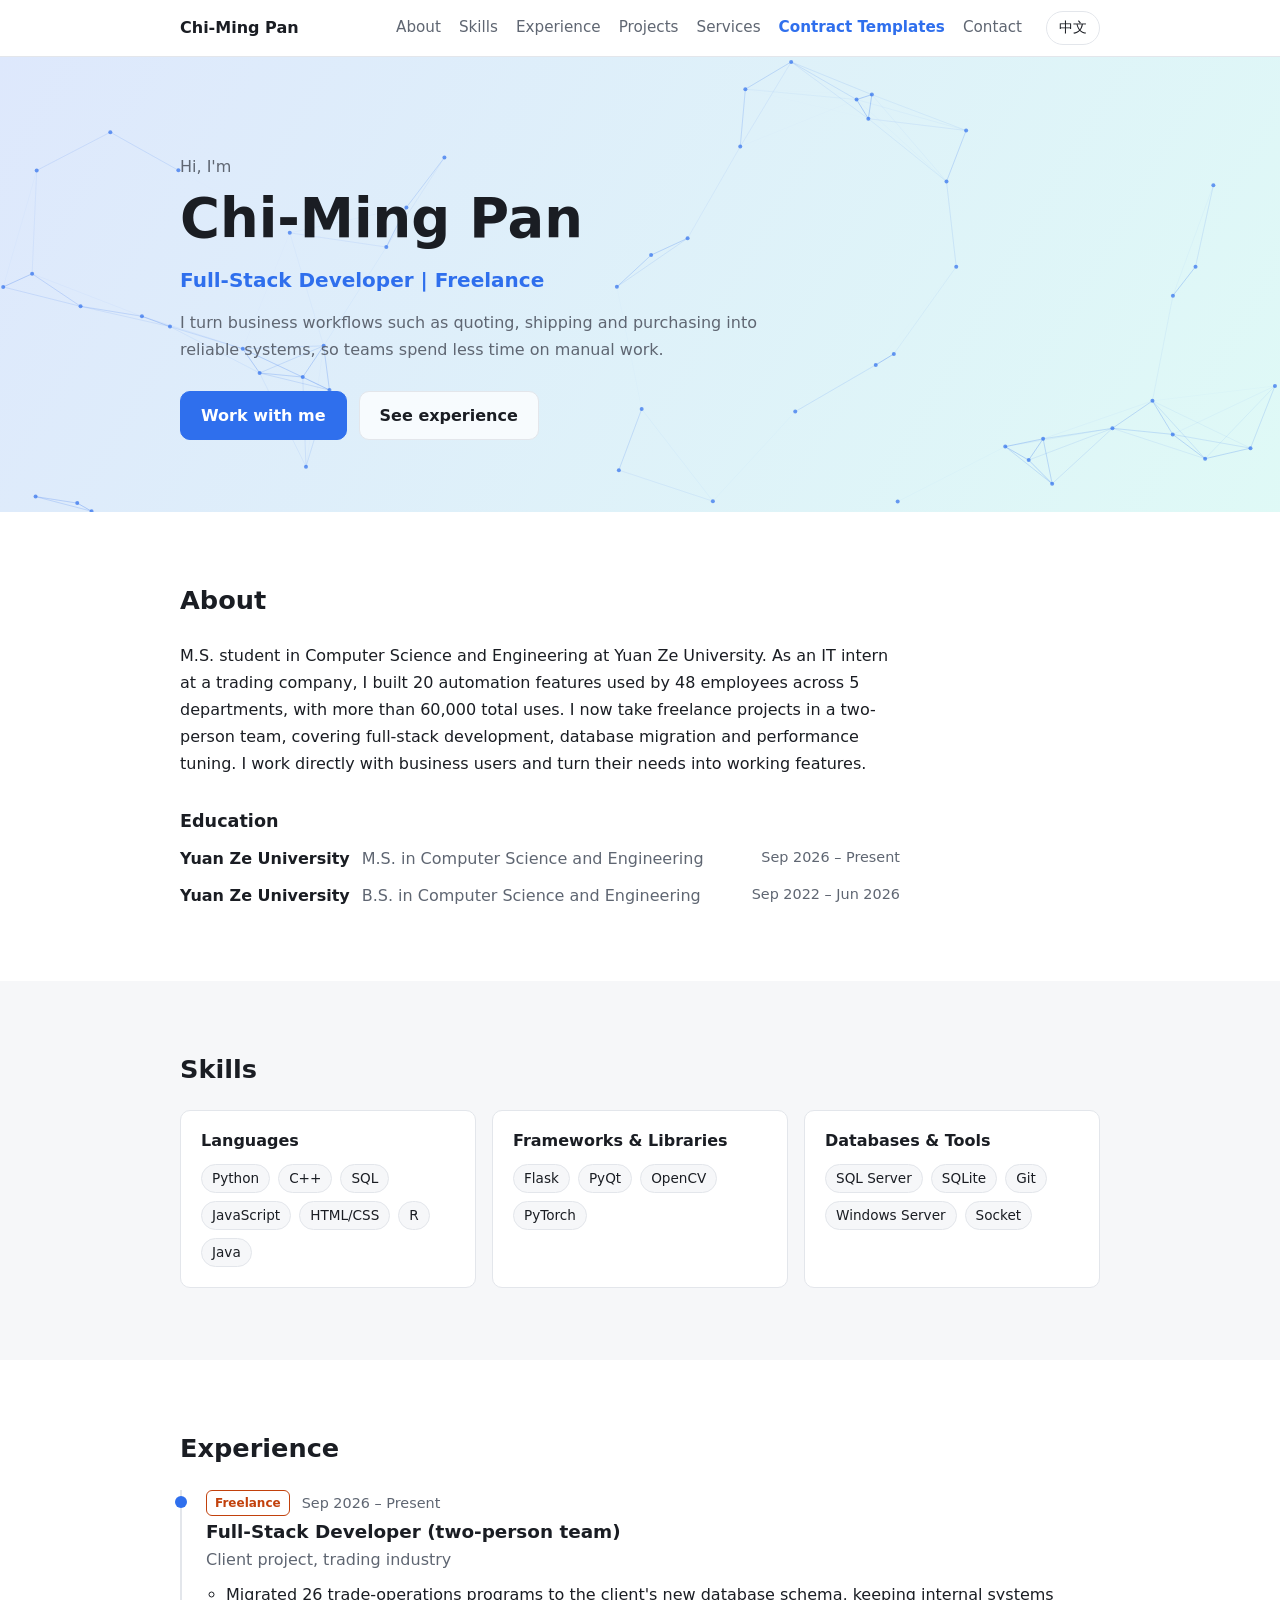
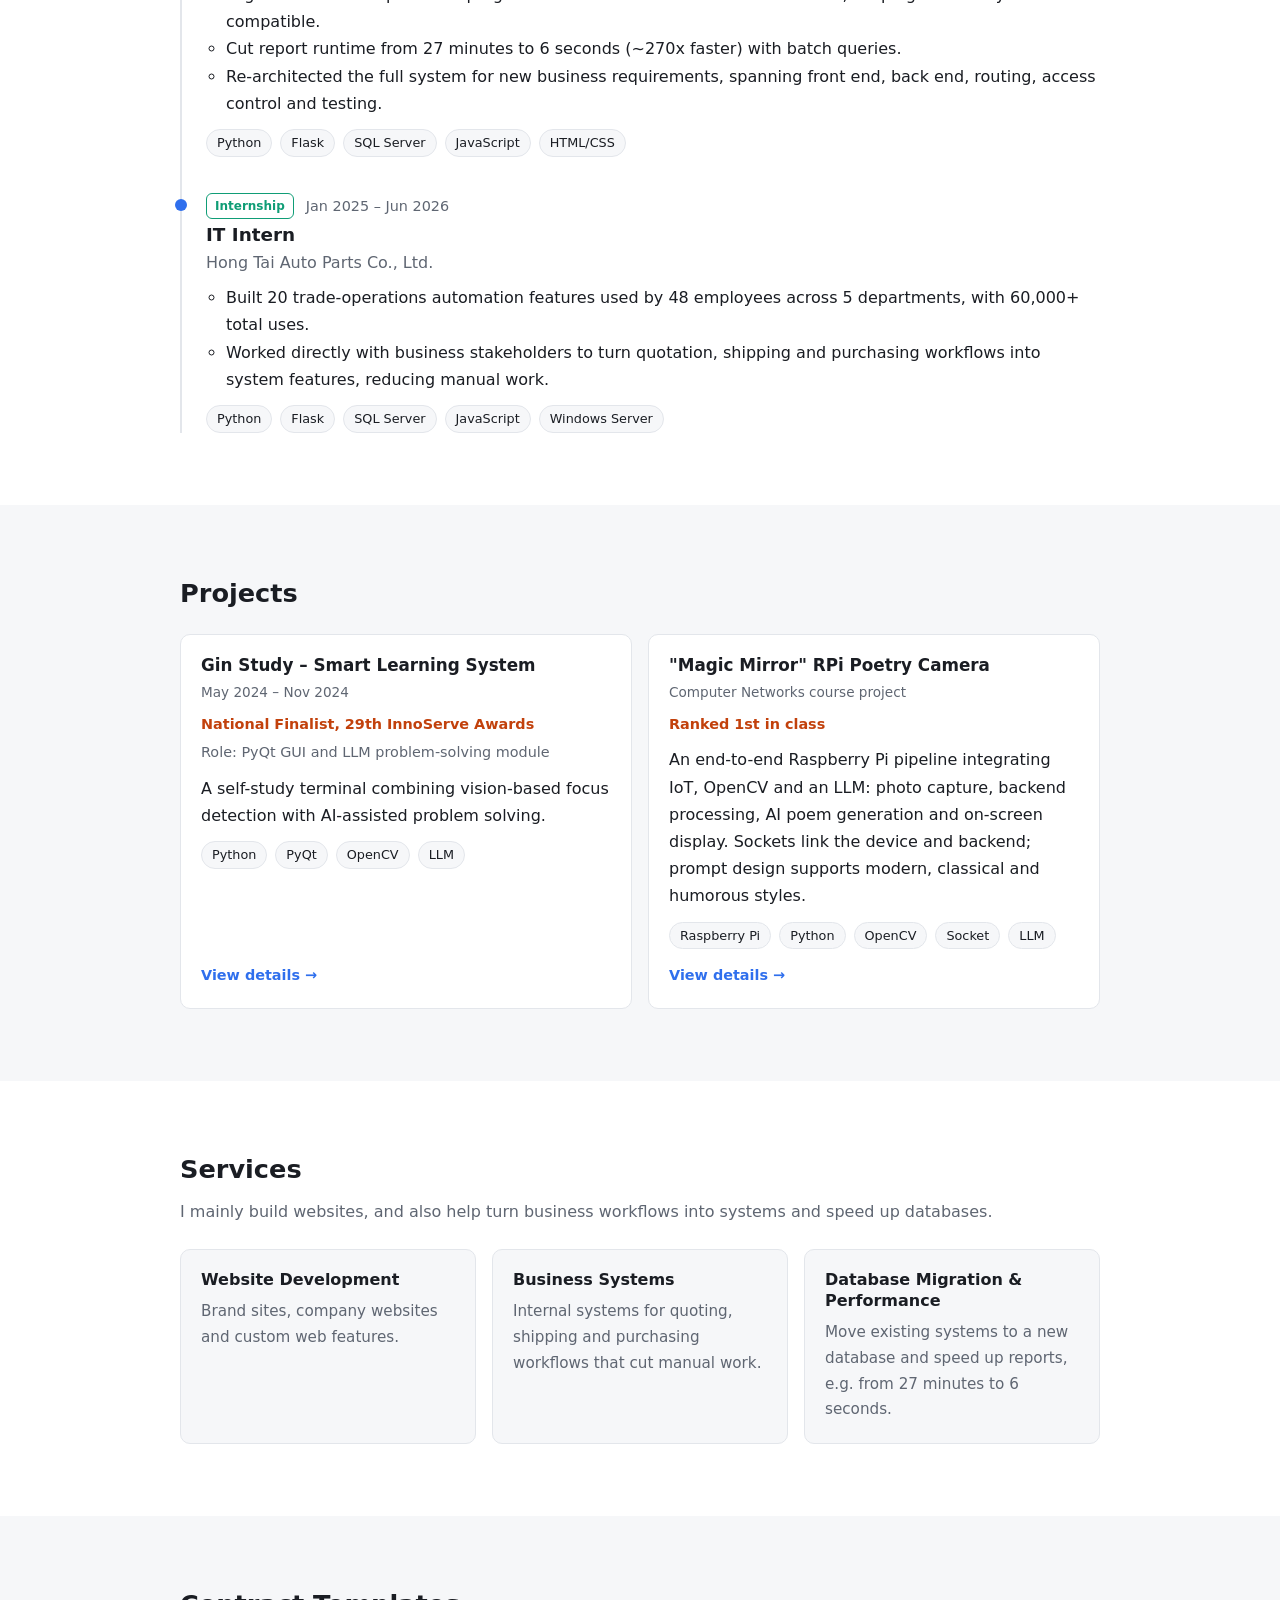
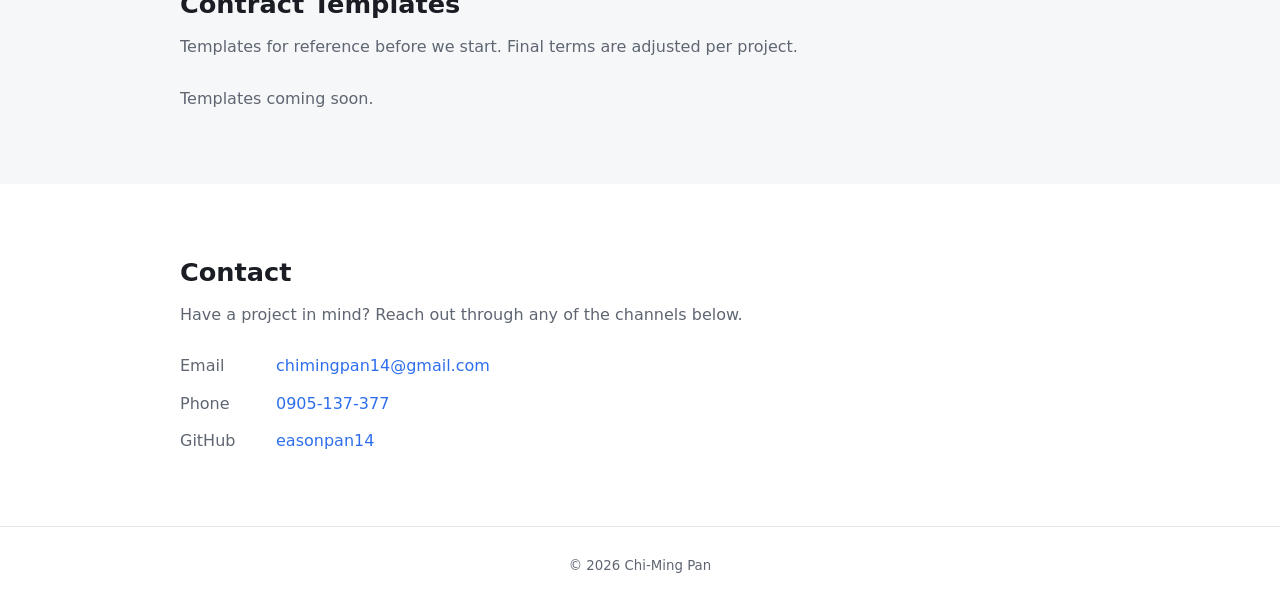
<file: index.html>
<!DOCTYPE html>
<html lang="zh-Hant">
<head>
  <meta charset="UTF-8" />
  <meta name="viewport" content="width=device-width, initial-scale=1.0" />
  <title>潘啟明 Chi-Ming Pan｜作品集</title>
  <meta name="description" content="潘啟明 Chi-Ming Pan 的個人作品集：技術能力、實習與接案經歷、合約範本下載。" />
  <link rel="icon" href="assets/favicon.svg" type="image/svg+xml" />
  <link rel="apple-touch-icon" href="assets/apple-touch-icon.png" />
  <link rel="stylesheet" href="css/style.css" />
</head>
<body>
  <header class="nav">
    <div class="container nav__inner">
      <a href="#top" class="nav__brand" data-i18n="name"></a>
      <nav class="nav__links">
        <a href="#about" data-i18n="nav.about"></a>
        <a href="#skills" data-i18n="nav.skills"></a>
        <a href="#experience" data-i18n="nav.experience"></a>
        <a href="#projects" data-i18n="nav.projects"></a>
        <a href="#services" data-i18n="nav.services"></a>
        <a href="#contracts" data-i18n="nav.contracts"></a>
        <a href="#contact" data-i18n="nav.contact"></a>
      </nav>
      <button id="lang-toggle" class="lang-toggle" type="button" aria-label="Switch language"></button>
    </div>
  </header>

  <main id="top">
    <section id="hero" class="hero">
      <canvas id="hero-canvas" class="hero__canvas" aria-hidden="true"></canvas>
      <div class="container hero__content">
        <p class="hero__eyebrow" data-i18n="hero.eyebrow"></p>
        <h1 class="hero__title" data-i18n="name"></h1>
        <p class="hero__role" data-i18n="hero.role"></p>
        <p class="hero__tagline" data-i18n="hero.tagline"></p>
        <div class="hero__actions">
          <a href="#contact" class="btn btn--primary" data-i18n="hero.cta"></a>
          <a href="#experience" class="btn" data-i18n="hero.cta2"></a>
        </div>
      </div>
    </section>

    <section id="about" class="section">
      <div class="container">
        <h2 class="section__title" data-i18n="nav.about"></h2>
        <p class="about__text" data-i18n="about"></p>
        <h3 class="sub__title" data-i18n="edu.title"></h3>
        <ul id="education-list" class="edu"></ul>
      </div>
    </section>

    <section id="skills" class="section section--alt">
      <div class="container">
        <h2 class="section__title" data-i18n="nav.skills"></h2>
        <div id="skills-list" class="skills"></div>
      </div>
    </section>

    <section id="experience" class="section">
      <div class="container">
        <h2 class="section__title" data-i18n="nav.experience"></h2>
        <ol id="experience-list" class="timeline"></ol>
      </div>
    </section>

    <section id="projects" class="section section--alt">
      <div class="container">
        <h2 class="section__title" data-i18n="nav.projects"></h2>
        <div id="projects-list" class="projects"></div>
      </div>
    </section>

    <section id="services" class="section">
      <div class="container">
        <h2 class="section__title" data-i18n="nav.services"></h2>
        <p class="section__desc" data-i18n="services.desc"></p>
        <div id="services-list" class="services"></div>
      </div>
    </section>

    <section id="contracts" class="section section--alt">
      <div class="container">
        <h2 class="section__title" data-i18n="nav.contracts"></h2>
        <p class="section__desc" data-i18n="contracts.desc"></p>
        <ul id="contracts-list" class="contracts"></ul>
      </div>
    </section>

    <section id="contact" class="section">
      <div class="container">
        <h2 class="section__title" data-i18n="nav.contact"></h2>
        <p class="section__desc" data-i18n="contact.desc"></p>
        <ul id="contact-list" class="contact"></ul>
      </div>
    </section>
  </main>

  <footer class="footer">
    <div class="container">
      <small>© <span id="year"></span> <span data-i18n="name"></span></small>
    </div>
  </footer>

  <script src="js/data.js"></script>
  <script src="js/main.js"></script>
  <script src="js/hero.js"></script>
</body>
</html>
</file>
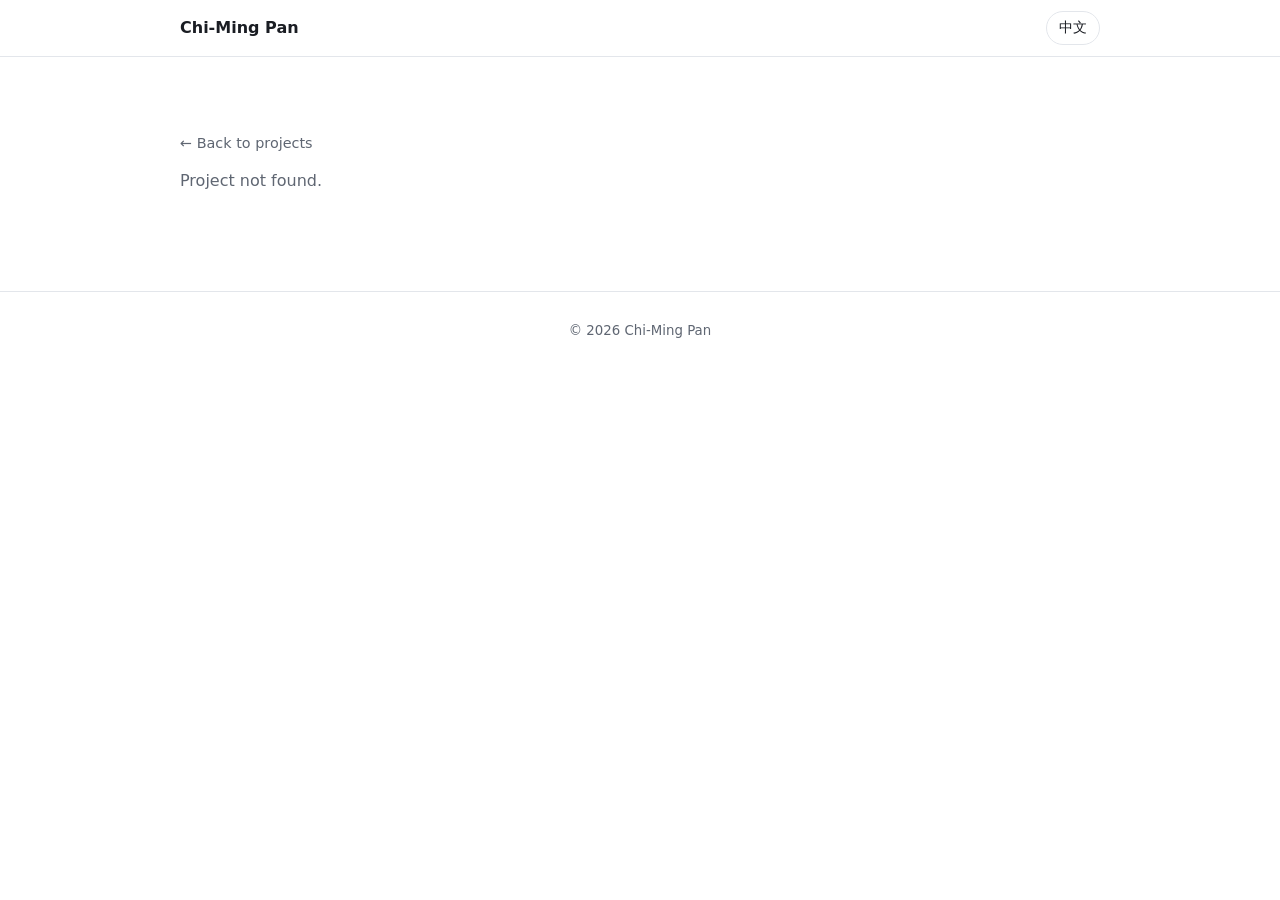
<file: project.html>
<!DOCTYPE html>
<html lang="zh-Hant">
<head>
  <meta charset="UTF-8" />
  <meta name="viewport" content="width=device-width, initial-scale=1.0" />
  <title>潘啟明 Chi-Ming Pan｜專題作品</title>
  <meta name="description" content="潘啟明 Chi-Ming Pan 的專題作品詳情。" />
  <link rel="icon" href="assets/favicon.svg" type="image/svg+xml" />
  <link rel="apple-touch-icon" href="assets/apple-touch-icon.png" />
  <link rel="stylesheet" href="css/style.css" />
</head>
<body>
  <header class="nav">
    <div class="container nav__inner">
      <a href="index.html" class="nav__brand" data-i18n="name"></a>
      <button id="lang-toggle" class="lang-toggle" type="button" aria-label="Switch language"></button>
    </div>
  </header>

  <main class="section">
    <div class="container">
      <a id="back-link" class="detail__back" href="index.html#projects"></a>
      <article id="project-page" class="detail"></article>
    </div>
  </main>

  <footer class="footer">
    <div class="container">
      <small>© <span id="year"></span> <span data-i18n="name"></span></small>
    </div>
  </footer>

  <script src="js/data.js"></script>
  <script src="js/main.js"></script>
</body>
</html>
</file>
<file: css/style.css>
:root {
  --bg: #ffffff;
  --bg-alt: #f6f7f9;
  --fg: #1a1d23;
  --muted: #5f6672;
  --border: #e3e6eb;
  --accent: #2f6fed;
  --accent-fg: #ffffff;
  --intern: #0f9d76;
  --freelance: #c2410c;
  --fulltime: #2f6fed;
  --radius: 10px;
  --max: 960px;
  font-family: system-ui, -apple-system, "PingFang TC", "Noto Sans TC", "Microsoft JhengHei", sans-serif;
}

@media (prefers-color-scheme: dark) {
  :root {
    --bg: #111317;
    --bg-alt: #181b21;
    --fg: #e8eaed;
    --muted: #9aa1ad;
    --border: #2a2e36;
    --accent: #6c9bff;
    --accent-fg: #0b0d10;
    --intern: #34d3a4;
    --freelance: #fb923c;
    --fulltime: #6c9bff;
  }
}

* { box-sizing: border-box; }
html { scroll-behavior: smooth; scroll-padding-top: 64px; }
body { margin: 0; background: var(--bg); color: var(--fg); line-height: 1.7; }
a { color: var(--accent); text-decoration: none; }
a:hover { text-decoration: underline; }
h1, h2, h3 { line-height: 1.3; margin: 0; }

.container { max-width: var(--max); margin: 0 auto; padding: 0 20px; }

/* Nav */
.nav {
  position: sticky; top: 0; z-index: 10;
  background: color-mix(in srgb, var(--bg) 85%, transparent);
  backdrop-filter: blur(8px);
  border-bottom: 1px solid var(--border);
}
.nav__inner { display: flex; align-items: center; gap: 24px; height: 56px; }
.nav__brand { font-weight: 700; color: var(--fg); }
.nav__links { display: flex; gap: 18px; margin-left: auto; font-size: 0.95rem; }
.nav__links a { color: var(--muted); }
.nav__links a:hover { color: var(--fg); text-decoration: none; }
.nav__links a[aria-current="true"] { color: var(--accent); font-weight: 600; }
.nav__brand + .lang-toggle { margin-left: auto; }
.lang-toggle {
  border: 1px solid var(--border); background: transparent; color: var(--fg);
  border-radius: 999px; padding: 4px 12px; cursor: pointer; font: inherit; font-size: 0.85rem;
}
.lang-toggle:hover { border-color: var(--accent); }

@media (max-width: 680px) {
  .nav__links { display: none; }
  .lang-toggle { margin-left: auto; }
}

/* Hero */
.hero { padding: 96px 0 72px; }
.hero__eyebrow { color: var(--muted); margin: 0 0 4px; }
.hero__title { font-size: clamp(2.2rem, 6vw, 3.4rem); }
.hero__role { font-size: 1.25rem; color: var(--accent); margin: 8px 0 12px; font-weight: 600; }
.hero__tagline { color: var(--muted); max-width: 600px; margin: 0; }
.hero__actions { display: flex; gap: 12px; margin-top: 28px; flex-wrap: wrap; }

/* Hero effects, switched by SITE_DATA.heroEffect (see js/hero.js) */
.hero { position: relative; overflow: hidden; }
.hero__content { position: relative; z-index: 1; }
.hero__canvas { position: absolute; inset: 0; width: 100%; height: 100%; display: none; pointer-events: none; }
.hero--network .hero__canvas { display: block; }
.hero--network .btn:not(.btn--primary) { background: color-mix(in srgb, var(--bg) 75%, transparent); }

.hero--gradient {
  background: linear-gradient(
    120deg,
    color-mix(in srgb, var(--accent) 16%, var(--bg)),
    color-mix(in srgb, #1ad7c0 14%, var(--bg)),
    color-mix(in srgb, #9b59b6 14%, var(--bg)),
    color-mix(in srgb, #ff9b11 12%, var(--bg)),
    color-mix(in srgb, var(--accent) 16%, var(--bg))
  );
  background-size: 400% 400%;
  animation: hero-gradient 24s ease infinite;
}
@keyframes hero-gradient {
  0% { background-position: 0% 50%; }
  50% { background-position: 100% 50%; }
  100% { background-position: 0% 50%; }
}

.btn {
  display: inline-block; padding: 10px 20px; border-radius: var(--radius);
  border: 1px solid var(--border); color: var(--fg); font-weight: 600;
}
.btn:hover { text-decoration: none; border-color: var(--accent); }
.btn--primary { background: var(--accent); color: var(--accent-fg); border-color: var(--accent); }
.btn--small { padding: 6px 14px; font-size: 0.9rem; white-space: nowrap; }

/* Sections */
.section { padding: 72px 0; }
.section--alt { background: var(--bg-alt); }
.section__title { font-size: 1.6rem; margin-bottom: 24px; }
.section__desc { color: var(--muted); margin: -12px 0 24px; }
.about__text { max-width: 720px; margin: 0; }

/* Skills */
.skills { display: grid; grid-template-columns: repeat(auto-fit, minmax(200px, 1fr)); gap: 16px; }
.skill-card { background: var(--bg); border: 1px solid var(--border); border-radius: var(--radius); padding: 20px; }
.skill-card__title { font-size: 1rem; margin-bottom: 12px; }

.tags { list-style: none; padding: 0; margin: 0; display: flex; flex-wrap: wrap; gap: 8px; }
.tag {
  font-size: 0.85rem; padding: 2px 10px; border-radius: 999px;
  background: var(--bg-alt); border: 1px solid var(--border);
}
.section--alt .tag { background: var(--bg-alt); }
.tags--small { margin-top: 12px; }
.tags--small .tag { font-size: 0.8rem; }

/* Timeline */
.timeline { list-style: none; padding: 0; margin: 0; border-left: 2px solid var(--border); }
.timeline__item { position: relative; padding: 0 0 36px 24px; }
.timeline__item::before {
  content: ""; position: absolute; left: -7px; top: 6px;
  width: 12px; height: 12px; border-radius: 50%; background: var(--accent);
}
.timeline__item:last-child { padding-bottom: 0; }
.timeline__head { display: flex; align-items: center; gap: 12px; margin-bottom: 4px; }
.timeline__date { color: var(--muted); font-size: 0.9rem; }
.timeline__title { font-size: 1.15rem; }
.timeline__org { color: var(--muted); margin: 2px 0 8px; }
.timeline__summary { margin: 0 0 8px; }
.timeline__highlights { margin: 0; padding-left: 20px; }

.badge {
  font-size: 0.75rem; font-weight: 600; padding: 2px 8px; border-radius: 6px;
  border: 1px solid currentColor;
}
.badge--intern { color: var(--intern); }
.badge--freelance { color: var(--freelance); }
.badge--fulltime { color: var(--fulltime); }

/* Education */
.sub__title { font-size: 1.1rem; margin: 32px 0 12px; }
.edu { list-style: none; padding: 0; margin: 0; display: grid; gap: 10px; max-width: 720px; }
.edu__item { display: flex; justify-content: space-between; gap: 16px; flex-wrap: wrap; }
.edu__degree { margin-left: 12px; color: var(--muted); }
.edu__period { color: var(--muted); font-size: 0.9rem; }

/* Projects */
.projects { display: grid; grid-template-columns: repeat(auto-fit, minmax(280px, 1fr)); gap: 16px; }
.project { background: var(--bg); border: 1px solid var(--border); border-radius: var(--radius); padding: 20px; }
.project__title { font-size: 1.05rem; }
.project__meta { color: var(--muted); font-size: 0.85rem; margin: 4px 0 0; }
.project__award { color: var(--freelance); font-weight: 600; font-size: 0.9rem; margin: 8px 0 0; }
.project__role { color: var(--muted); font-size: 0.9rem; margin: 4px 0 0; }
.project { display: flex; flex-direction: column; }
.project__desc { margin: 10px 0 0; }
.project__more { margin-top: auto; padding-top: 14px; font-weight: 600; font-size: 0.9rem; }

/* Project detail page */
.detail__back { display: inline-block; color: var(--muted); font-size: 0.9rem; margin-bottom: 24px; }
.detail { max-width: 760px; }
.detail__title { font-size: clamp(1.7rem, 4vw, 2.3rem); }
.detail__desc { margin: 16px 0 0; font-size: 1.05rem; }
.detail__para { margin: 0 0 14px; }
.detail__link { margin-top: 20px; }

.gallery { display: grid; grid-template-columns: 1fr 1fr; gap: 16px; }
.gallery__item { grid-column: span 2; margin: 0; }
.gallery__item--half { grid-column: span 1; }
.gallery__item img {
  display: block; width: 100%; height: auto;
  border-radius: var(--radius); border: 1px solid var(--border);
}
.gallery__item figcaption { color: var(--muted); font-size: 0.85rem; margin-top: 6px; }
@media (max-width: 680px) {
  .gallery__item--half { grid-column: span 2; }
}

/* Contracts */
.services { display: grid; grid-template-columns: repeat(auto-fit, minmax(240px, 1fr)); gap: 16px; }
.service { background: var(--bg-alt); border: 1px solid var(--border); border-radius: var(--radius); padding: 20px; }
.service__title { font-size: 1rem; margin: 0 0 8px; }
.service__desc { color: var(--muted); margin: 0; font-size: 0.95rem; }

.contracts { list-style: none; padding: 0; margin: 0; display: grid; gap: 12px; }
.contract {
  display: flex; align-items: center; justify-content: space-between; gap: 16px;
  background: var(--bg); border: 1px solid var(--border); border-radius: var(--radius); padding: 16px 20px;
}
.contract__name { font-size: 1rem; }
.contract__desc { color: var(--muted); margin: 2px 0 0; font-size: 0.9rem; }
.contracts__empty { color: var(--muted); }

/* Contact */
.contact { list-style: none; padding: 0; margin: 0; display: grid; gap: 10px; }
.contact__item { display: flex; gap: 16px; }
.contact__label { min-width: 80px; color: var(--muted); }

/* Footer */
.footer { border-top: 1px solid var(--border); padding: 24px 0; color: var(--muted); text-align: center; }

/* Respect users who ask for less motion */
@media (prefers-reduced-motion: reduce) {
  html { scroll-behavior: auto; }
  *, *::before, *::after {
    animation-duration: 0.01ms !important;
    animation-iteration-count: 1 !important;
    transition-duration: 0.01ms !important;
  }
}
</file>
